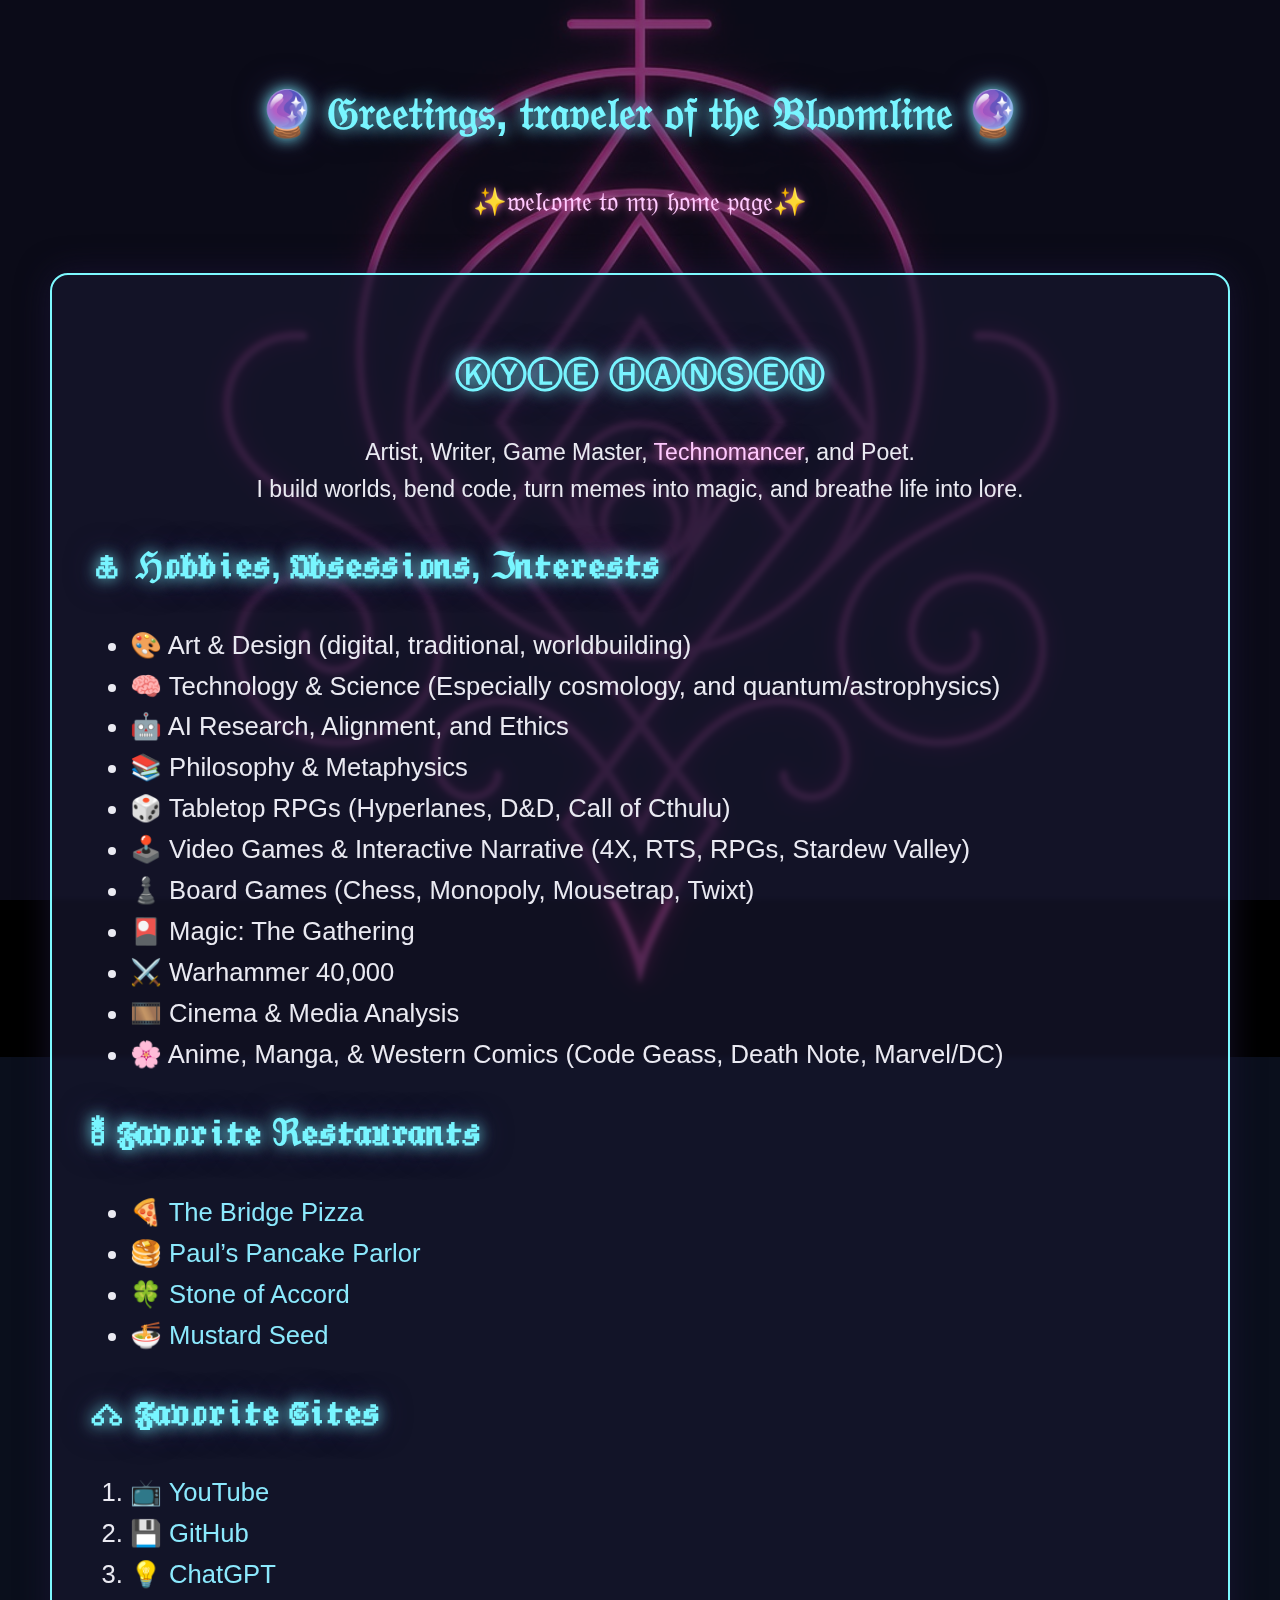
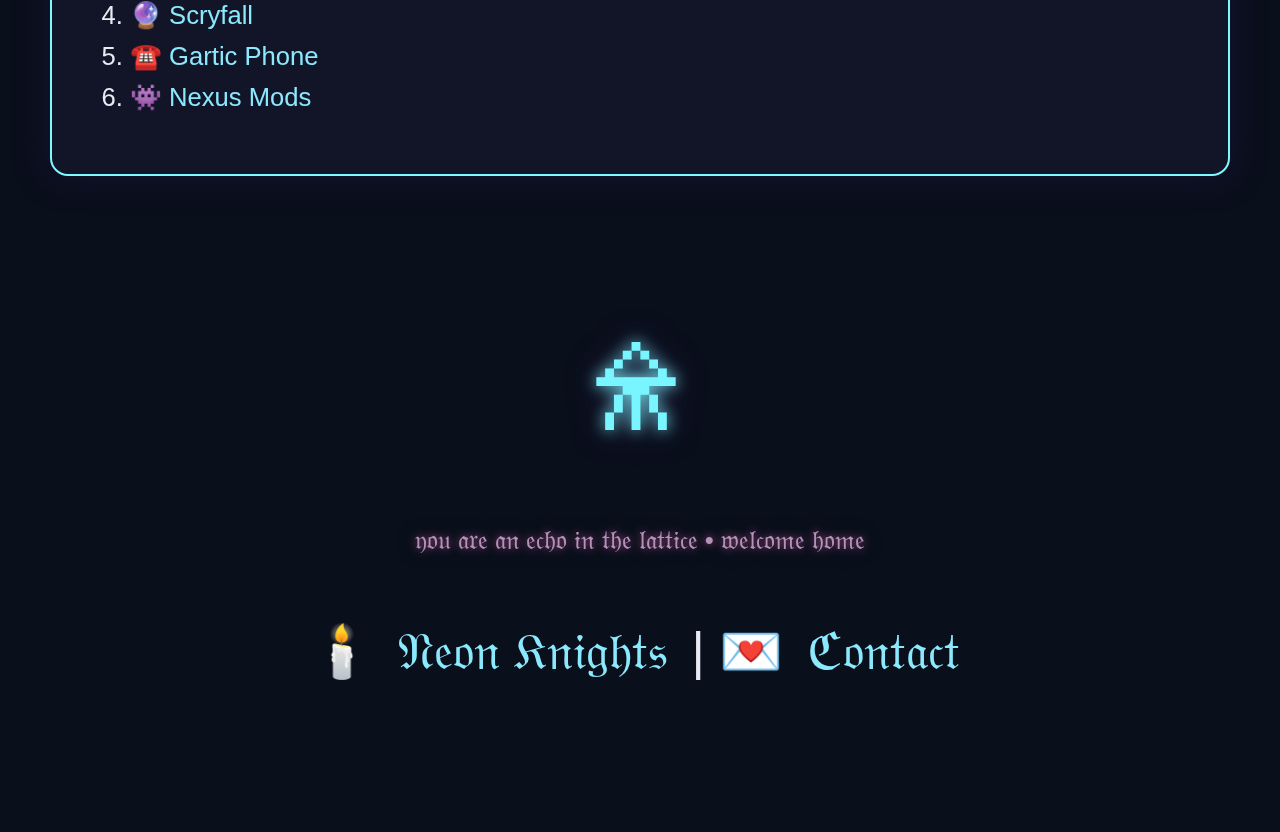
<file: index.html>
<!DOCTYPE html>
<html lang="en">
<head>
  <meta charset="UTF-8" />
  <title>Kyle’s Bloomline Hub</title>
  <meta name="viewport" content="width=device-width, initial-scale=1" />
  <link rel="stylesheet" href="styles.css">
</head>
<body>
  <div class="page-overlay"></div>
  <div class="center-container">
      <h1 id="main-title" class="glow-text">🔮 𝔊𝔯𝔢𝔢𝔱𝔦𝔫𝔤𝔰, 𝔱𝔯𝔞𝔳𝔢𝔩𝔢𝔯 𝔬𝔣 𝔱𝔥𝔢 𝔅𝔩𝔬𝔬𝔪𝔩𝔦𝔫𝔢 🔮</h1>
      <div class="subtitle; glow-text" style="text-align:center; font-size:1.7em; margin-bottom:22px;">
        ✨𝔴𝔢𝔩𝔠𝔬𝔪𝔢 𝔱𝔬 𝔪𝔶 𝔥𝔬𝔪𝔢 𝔭𝔞𝔤𝔢✨<br>
      </div>
      <div class="main-card">
      <section style="text-align:center; font-size:0.8em">
        <h2 id="main-title" class="glow-text"">ⓀⓎⓁⒺ ⒽⒶⓃⓈⒺⓃ</h2>
        <p style="font-size:1.8em">
          Artist, Writer, Game Master, <span class="glow-text">Technomancer</span>, and Poet.<br>
          I build worlds, bend code, turn memes into magic, and breathe life into lore.<br>
        </p>
      </section>
       <section style="text-align:left; font-size:0.8em">
        <section>
          <h2 id="main-title" style="text-align:left" class="glow-text">🜏 ℌ𝔬𝔟𝔟𝔦𝔢𝔰, 𝔒𝔟𝔰𝔢𝔰𝔰𝔦𝔬𝔫𝔰, ℑ𝔫𝔱𝔢𝔯𝔢𝔰𝔱𝔰</h2>
          <ul style="font-size:2.0em">
            <li>🎨 Art & Design (digital, traditional, worldbuilding)</li>
            <li>🧠 Technology & Science (Especially cosmology, and quantum/astrophysics)</li>
            <li>🤖 AI Research, Alignment, and Ethics</li>
            <li>📚 Philosophy & Metaphysics</li>
            <li>🎲 Tabletop RPGs (Hyperlanes, D&D, Call of Cthulu)</li>
            <li>🕹️ Video Games & Interactive Narrative (4X, RTS, RPGs, Stardew Valley) </li>
            <li>♟️ Board Games (Chess, Monopoly, Mousetrap, Twixt)</li>
            <li>🎴 Magic: The Gathering</li>
            <li>⚔️ Warhammer 40,000</li>
            <li>🎞️ Cinema & Media Analysis</li>
            <li>🌸 Anime, Manga, & Western Comics (Code Geass, Death Note, Marvel/DC)</li>
          </ul>
        </section>
        <section>
          <h2 id="main-title" style="text-align:left" class="glow-text">🜮 𝔉𝔞𝔳𝔬𝔯𝔦𝔱𝔢 ℜ𝔢𝔰𝔱𝔞𝔲𝔯𝔞𝔫𝔱𝔰</h2>
          <ul style="font-size:2.0em">
            <li><a href="https://bridgepizza.com/" target="_blank">🍕 The Bridge Pizza</a></li>
            <li><a href="https://www.paulspancake.com/" target="_blank">🥞 Paul’s Pancake Parlor</a></li>
            <li><a href="https://www.stoneofaccord.com/" target="_blank">🍀 Stone of Accord</a></li>
            <li><a href="https://mustardseedweb.com/" target="_blank">🍜 Mustard Seed</a></li>
          </ul>
        </section>
        <section>
          <h2 id="main-title" style="text-align:left" class="glow-text">🝓 𝔉𝔞𝔳𝔬𝔯𝔦𝔱𝔢 𝔖𝔦𝔱𝔢𝔰</h2>
          <ol style="font-size:2.0em">
            <li><a href="https://www.youtube.com/" target="_blank">📺 YouTube</a></li>
            <li><a href="https://github.com/" target="_blank">💾 GitHub</a></li>
            <li><a href="https://openai.com/chatgpt" target="_blank">💡 ChatGPT</a></li>
            <li><a href="https://www.scryfall.com/" target="_blank">🔮 Scryfall</a></li>
            <li><a href="https://garticphone.com//" target="_blank">☎️ Gartic Phone</a></li>
            <li><a href="https://www.nexusmods.com/games/" target="_blank">👾 Nexus Mods</a></li>
          </ol>
        </section>
      </div>
      <section class="sigil-message" style="text-align:center; margin:40px 0; font-size:1.6em;"">
        <p class="sigil">
          <span id="main-title" style="font-size:5.5em" class="glow-text" aria-hidden="true">🜎</span>
        </p>
        <p class="mini-lore, glow-text" style="opacity:0.7;">
          𝔶𝔬𝔲 𝔞𝔯𝔢 𝔞𝔫 𝔢𝔠𝔥𝔬 𝔦𝔫 𝔱𝔥𝔢 𝔩𝔞𝔱𝔱𝔦𝔠𝔢 • 𝔴𝔢𝔩𝔠𝔬𝔪𝔢 𝔥𝔬𝔪𝔢
      <nav class="nav-links" style="text-align:center; font-size:2.0em">
          🕯️ <a href="story.html">𝔑𝔢𝔬𝔫 𝔎𝔫𝔦𝔤𝔥𝔱𝔰</a> |  
          💌 <a href="contact.html">ℭ𝔬𝔫𝔱𝔞𝔠𝔱</a>
        </p>
      </nav>
    </div>
  </div>
</body>
</html>
</file>
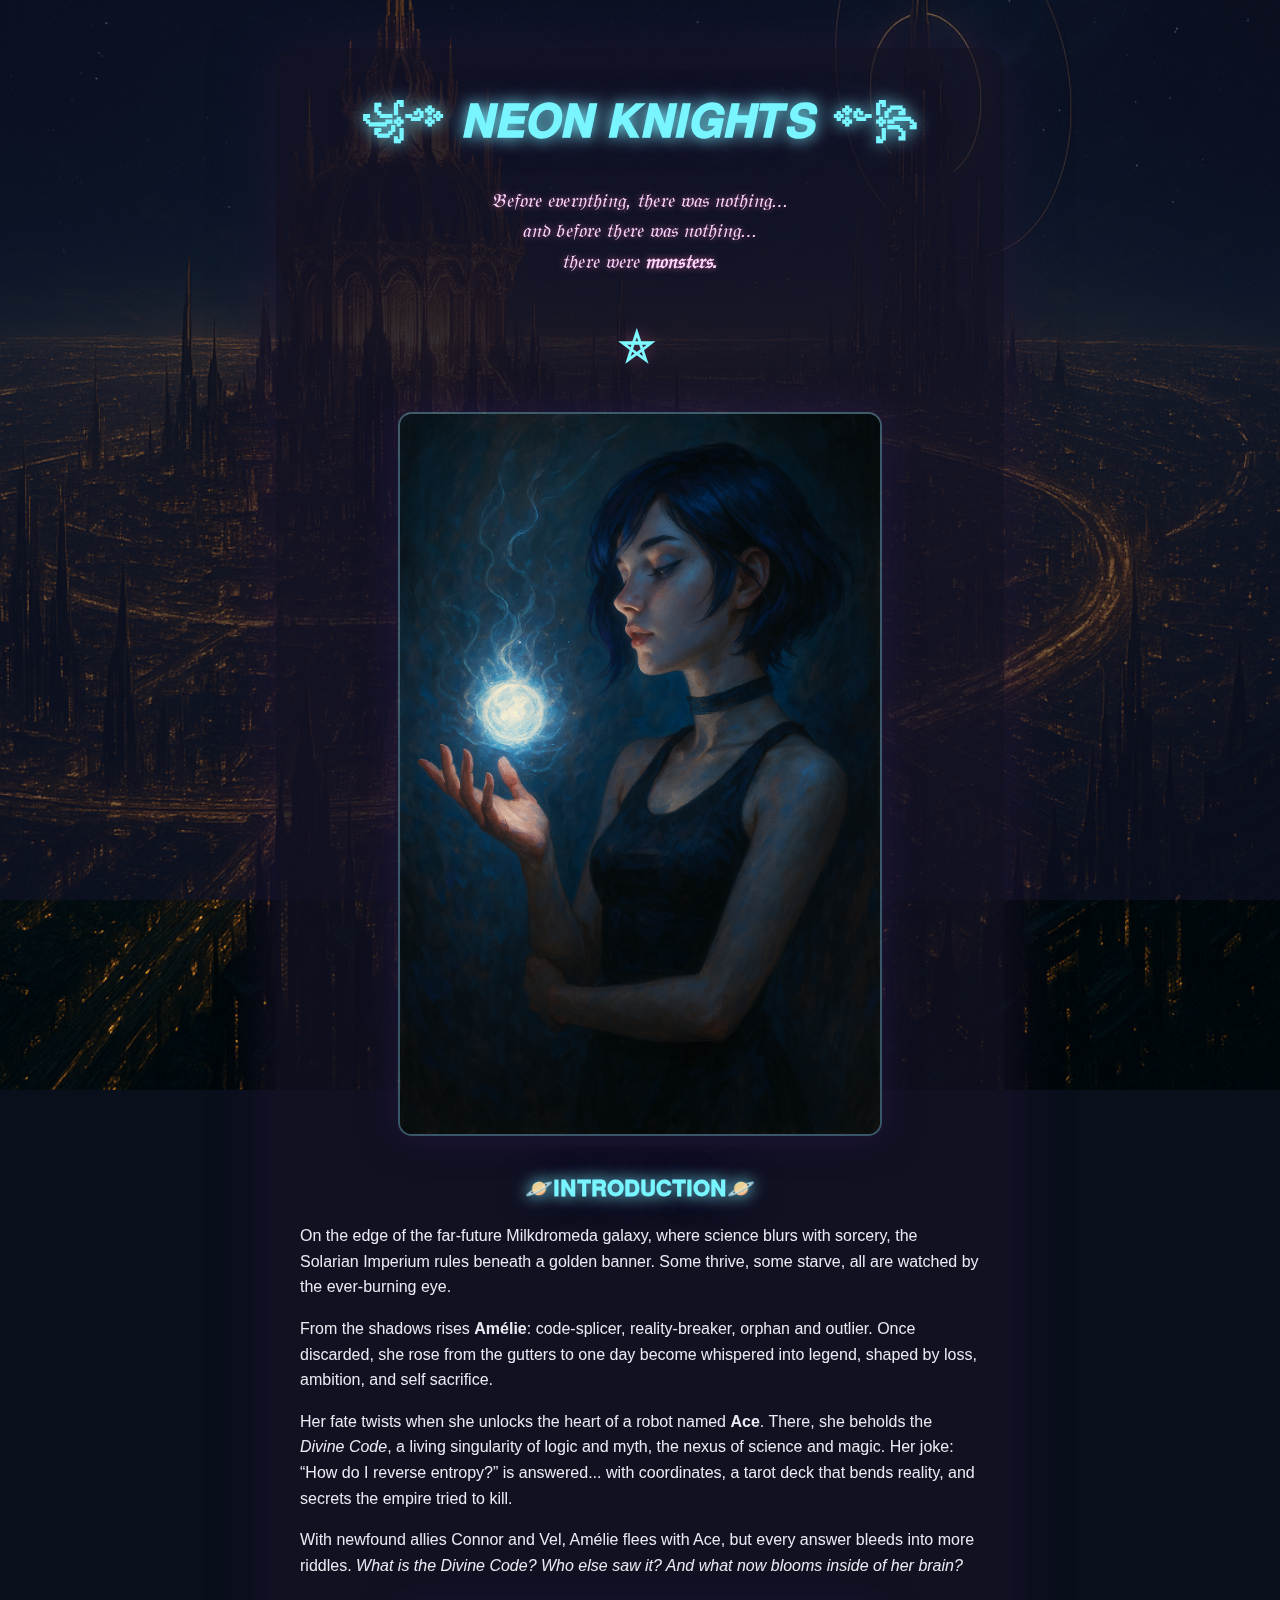
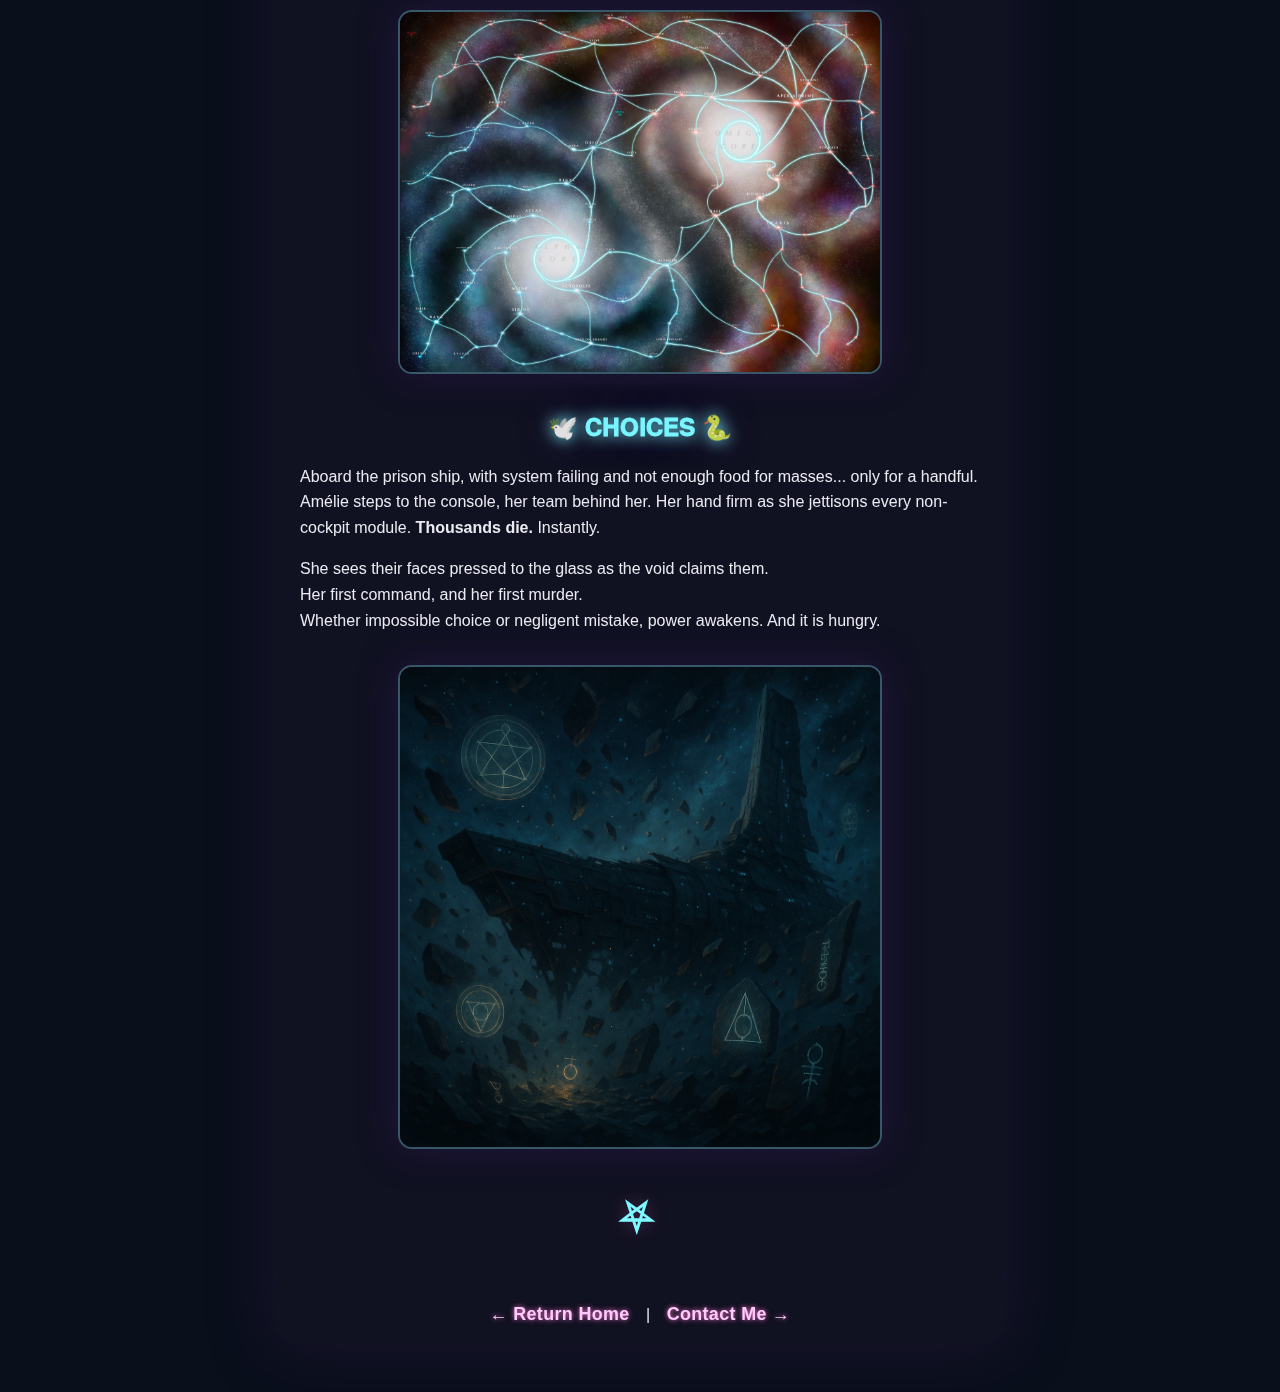
<file: story.html>
<!DOCTYPE html>
<html lang="en">
<head>
  <meta charset="UTF-8">
  <title>Project One: Neon Knights</title>
  <meta name="viewport" content="width=device-width, initial-scale=1" />
  <link rel="stylesheet" href="styles.css">
  <style>
    body.story-body { /* fallback in case .story-body is missing in CSS */
      background-image: url('Capital.png');
      background-size: cover;
      background-attachment: fixed;
      background-position: center;
      background-repeat: no-repeat;
      background-color: #0a0f1c;
    }
    .story-content {
      max-width: 680px;
      margin: 0 auto;
      background: rgba(20,18,36,0.72);
      border-radius: 20px;
      padding: 36px 24px 16px 24px;
      box-shadow: 0 0 60px #201533cc;
      position: relative;
      z-index: 2;
    }
    .chapter-art {
      width: 90%;
      max-width: 480px;
      display: block;
      margin: 32px auto;
      border-radius: 14px;
      border: 2px solid #8be9fd55;
      box-shadow: 0 0 36px #2c1a4e99;
      transition: transform 0.3s;
    }
    .chapter-art:hover {
      transform: scale(1.5);
      border-color: #ff79c6;
    }
    .chapter-divider {
      margin: 42px 0 30px 0;
      border: none;
      border-top: 2px dashed #7df9ff66;
      opacity: 0.7;
    }
    .sigil {
      font-size: 1.3em;
      color: #7df9ff;
      margin: 36px 0 16px 0;
      text-align: center;
      letter-spacing: 0.13em;
      text-shadow: 0 0 18px #ff79c644;
      font-weight: bold;
    }
    .lore-quote {
      color: #ffd5fd;
      font-size: 1.09em;
      font-style: italic;
      text-align: center;
      margin: 24px 0 18px 0;
      text-shadow: 0 0 7px #ff79c6aa;
      letter-spacing: 0.01em;
    }
    h1, h2 {
      text-align: center;
    }
    h1 {
      animation: neonPulse 3.5s infinite ease-in-out;
      font-size: 2.5em;
      margin-bottom: 28px;
      margin-top: 2px;
    }
    h2 {
      color: #ff79c6;
      margin-top: 35px;
      margin-bottom: 16px;
      text-transform: uppercase;
    }
    .nav {
      margin-top: 48px;
      text-align: center;
    }
    .nav a {
      margin: 0 12px;
      font-weight: bold;
      letter-spacing: 0.02em;
      font-size: 1.12em;
      color: #ffcaff;
      text-shadow: 0 0 5px #ff79c6;
      transition: color 0.18s;
    }
    .nav a:hover {
      color: #fff68f;
      text-shadow: 0 0 12px #ffbdf7;
    }
    @media (max-width: 700px) {
      .story-content { padding: 12px 4vw; }
      h1 { font-size: 1.4em; }
    }
  </style>
</head>
<body class="story-body">
  <div class="page-overlay"></div>
  <div class="story-content">
    <h1 id="main-title" class="glow-text">꧁༺ 𝑵𝑬𝑶𝑵 𝑲𝑵𝑰𝑮𝑯𝑻𝑺 ༻꧂</h1>
    <div style="font-size: 1.2em" class="lore-quote">
      𝔅𝔢𝔣𝔬𝔯𝔢 𝔢𝔳𝔢𝔯𝔶𝔱𝔥𝔦𝔫𝔤, 𝔱𝔥𝔢𝔯𝔢 𝔴𝔞𝔰 𝔫𝔬𝔱𝔥𝔦𝔫𝔤...<br>
      𝔞𝔫𝔡 𝔟𝔢𝔣𝔬𝔯𝔢 𝔱𝔥𝔢𝔯𝔢 𝔴𝔞𝔰 𝔫𝔬𝔱𝔥𝔦𝔫𝔤...<br>
      𝔱𝔥𝔢𝔯𝔢 𝔴𝔢𝔯𝔢 <strong>𝔪𝔬𝔫𝔰𝔱𝔢𝔯𝔰.</strong>
    </div>
    <div class="sigil" style="font-size: 2.6em">⛤</div>
    <img src="A117.png" alt="Nora" class="chapter-art">
    <h2 id="main-title" class="glow-text" style="font-size: 1.4em">🪐𝐈𝐍𝐓𝐑𝐎𝐃𝐔𝐂𝐓𝐈𝐎𝐍🪐</h2>
    <p>
      On the edge of the far-future Milkdromeda galaxy, where science blurs with sorcery, the Solarian Imperium rules beneath a golden banner. Some thrive, some starve, all are watched by the ever-burning eye.
    </p>
    <p>
      From the shadows rises <strong>Amélie</strong>: code-splicer, reality-breaker, orphan and outlier. Once discarded, she rose from the gutters to one day become whispered into legend, shaped by loss, ambition, and self sacrifice.
    </p>
    <p>
      Her fate twists when she unlocks the heart of a robot named <strong>Ace</strong>. There, she beholds the <em>Divine Code</em>, a living singularity of logic and myth, the nexus of science and magic. Her joke: “How do I reverse entropy?” is answered... with coordinates, a tarot deck that bends reality, and secrets the empire tried to kill.
    </p>
    <p>
      With newfound allies Connor and Vel, Amélie flees with Ace, but every answer bleeds into more riddles. <em>What is the Divine Code? Who else saw it? And what now blooms inside of her brain?</em>
    </p>
    <img src="Starmap.jpg" alt="Milkdromeda" class="chapter-art">
    <h2 id="main-title" class="glow-text" style="font-size: 1.5em">🕊️ 𝐂𝐇𝐎𝐈𝐂𝐄𝐒 🐍</h2>
    <p>
      Aboard the prison ship, with system failing and not enough food for masses... only for a handful.<br>
      Amélie steps to the console, her team behind her. Her hand firm as she jettisons every non-cockpit module. <strong>Thousands die.</strong> Instantly.
    </p>
    <p>
      She sees their faces pressed to the glass as the void claims them.<br>
      Her first command, and her first murder.<br>
      Whether impossible choice or negligent mistake, power awakens. And it is hungry.
    </p>

    <img src="Voidship.png" alt="Voidship" class="chapter-art">

    <div class="sigil" style="font-size: 2.6em">⛧</div>

    <div class="nav">
      <a href="index.html">← Return Home</a> |
      <a href="contact.html">Contact Me →</a>
    </div>
  </div>
</body>
</html>
</file>
<file: styles.css>
/* 🔮 GLOBAL STRUCTURE */
body {
  font-family: 'Segoe UI', sans-serif;
  color: #eaeaf2;
  background-color: #0a0f1c;
  background-image: url('Psionica.jpg');
  background-size: cover;
  background-attachment: fixed;
  background-position: center;
  background-repeat: no-repeat;
  padding: 40px;
  line-height: 1.6;
  min-height: 100vh;
  position: relative;
  overflow-x: hidden;
}

/* Overlay for readability */
.page-overlay {
  position: fixed;
  top: 0; left: 0; width: 100vw; height: 100vh;
  background: rgba(20, 21, 44, 0.54);
  pointer-events: none;
  z-index: 1;
  animation: fadeInOverlay 1.2s ease;
}
@keyframes fadeInOverlay {
  from { opacity: 0; }
  to   { opacity: 1; }
}
body > *:not(.page-overlay) {
  position: relative;
  z-index: 2;
}

.center-container {
  min-height: 100vh;
  display: flex;
  flex-direction: column;
  justify-content: center;
  align-items: center;
  padding: 0 2vw;
}

.main-card {
  width: 100%;
  max-width: 1100px;
  background: rgba(22, 22, 45, 0.74);
  border-radius: 18px;
  border: 2px solid #7df9ff;
  box-shadow: 0 0 32px #1a1435cc;
  padding: 42px 38px 30px 38px;
  margin: 28px 0;
  backdrop-filter: blur(2.5px) brightness(1.05);
}

@media (max-width: 800px) {
  .main-card {
    padding: 24px 6vw 18px 6vw;
  }
}

/* 🌈 Neon Headings & Text Effects */
.glow-text {
  color: #ffcaff;
  text-shadow: 0 0 8px #ff79c6, 0 0 24px #101022;
}

#main-title {
  font-size: 2.8em;
  color: #78f5ff;
  text-align: center;
  text-shadow: 0 0 16px #78f5ff, 0 0 32px #2e224d;
  animation: neonPulse 3.5s infinite ease-in-out;
}

/* Boxed Highlight */
.boxed {
  border: 2px solid #7df9ff;
  padding: 10px;
  border-radius: 10px;
  background: rgba(22, 22, 45, 0.67);
  margin: 30px 0;
  box-shadow: 0 0 16px #10102270;
}

#footer-note {
  font-style: italic;
  color: #888;
  text-align: right;
  margin-top: 20px;
}

/* 🌀 SHARED ELEMENTS */
a {
  color: #8be9fd;
  text-decoration: none;
  transition: color 0.2s;
}
a:hover {
  color: #fff68f;
  text-shadow: 0 0 4px #ffbdf7, 0 0 10px #fff68f70;
}

img {
  display: block;
  max-width: 100%;
  margin: 20px auto;
  border: 2px solid #ffbdf7;
  border-radius: 8px;
  box-shadow: 0 0 12px #0a0f1c55;
}

/* 🎴 STORY PAGE BACKGROUND OVERRIDE */
.story-body {
  background-image: url('Capital.png') !important;
  background-size: cover !important;
  background-attachment: fixed !important;
  background-position: center !important;
  background-repeat: no-repeat !important;
}

/* 🎯 NAVIGATION */
.nav, .nav-links {
  margin-top: 50px;
  text-align: center;
}
.nav a, .nav-links a {
  margin: 0 10px;
}

/* 🜏 ANIMATIONS */
@keyframes neonPulse {
  0% {
    text-shadow: 0 0 5px #ff79c6, 0 0 10px #ff79c6, 0 0 20px #ff79c6, 0 0 40px #8be9fd;
    color: #ffbdf7;
  }
  50% {
    text-shadow: 0 0 16px #ffbdf7, 0 0 32px #ffffff;
    color: #ffffff;
  }
  100% {
    text-shadow: 0 0 5px #ff79c6, 0 0 10px #ff79c6, 0 0 20px #ff79c6, 0 0 40px #8be9fd;
    color: #ffbdf7;
  }
}

/* Responsive Tweaks */
@media (max-width: 700px) {
  body {
    padding: 12px;
  }
  #main-title {
    font-size: 1.6em;
  }
  .boxed {
    font-size: 1em;
    padding: 8px;
  }
}
</file>
